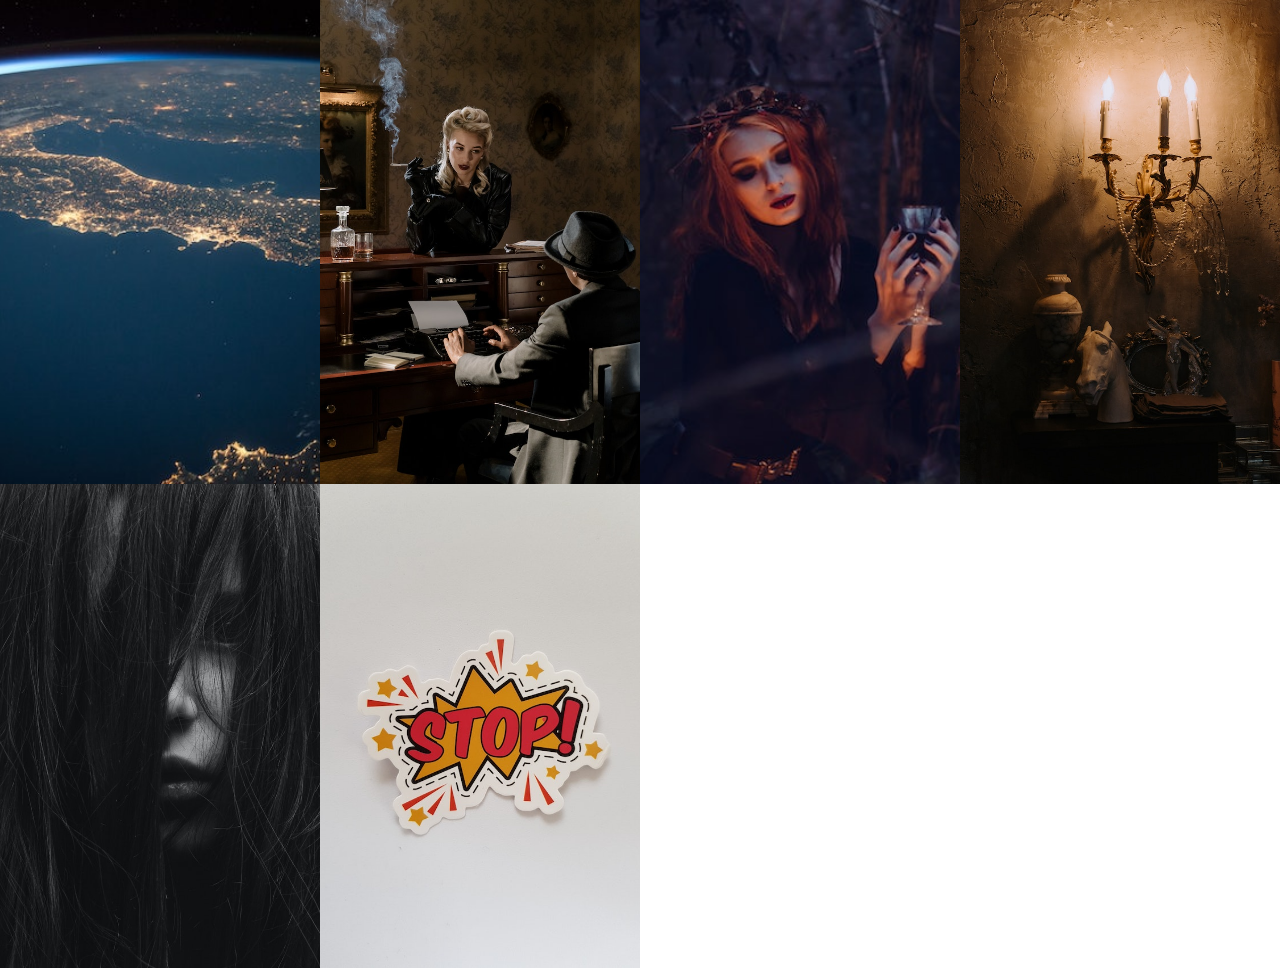
<file: image-gallery/index.html>
<!DOCTYPE html>
<html lang="en">
<head>
    <meta charset="UTF-8">
    <meta http-equiv="X-UA-Compatible" content="IE=edge">
    <meta name="viewport" content="width=device-width, initial-scale=1.0">
    <link rel="stylesheet" href="style.css">
    <title>Document</title>
</head>
<body>
    <section class="gallery">
        <div class="img-container">
            <img src="img/pexels1.jpg" alt="1">
        </div>
        <div class="img-container">
            <img src="img/pexels2.jpg" alt="2">
        </div>
        <div class="img-container">
            <img src="img/pexels3.jpg" alt="3">
        </div>
        <div class="img-container">
            <img src="img/pexels4.jpg" alt="4">
        </div>
        <div class="img-container">
            <img src="img/pexels5.jpg" alt="5">
        </div>
        <div class="img-container">
            <img src="img/pexels6.jpg" alt="6">
        </div>
        
    </section>
    <div class="model">
        <img src="img/pexels1.jpg" alt="" class="full-img">
    </div>
    <script src="app.js"></script>
</body>
</html>
</file>
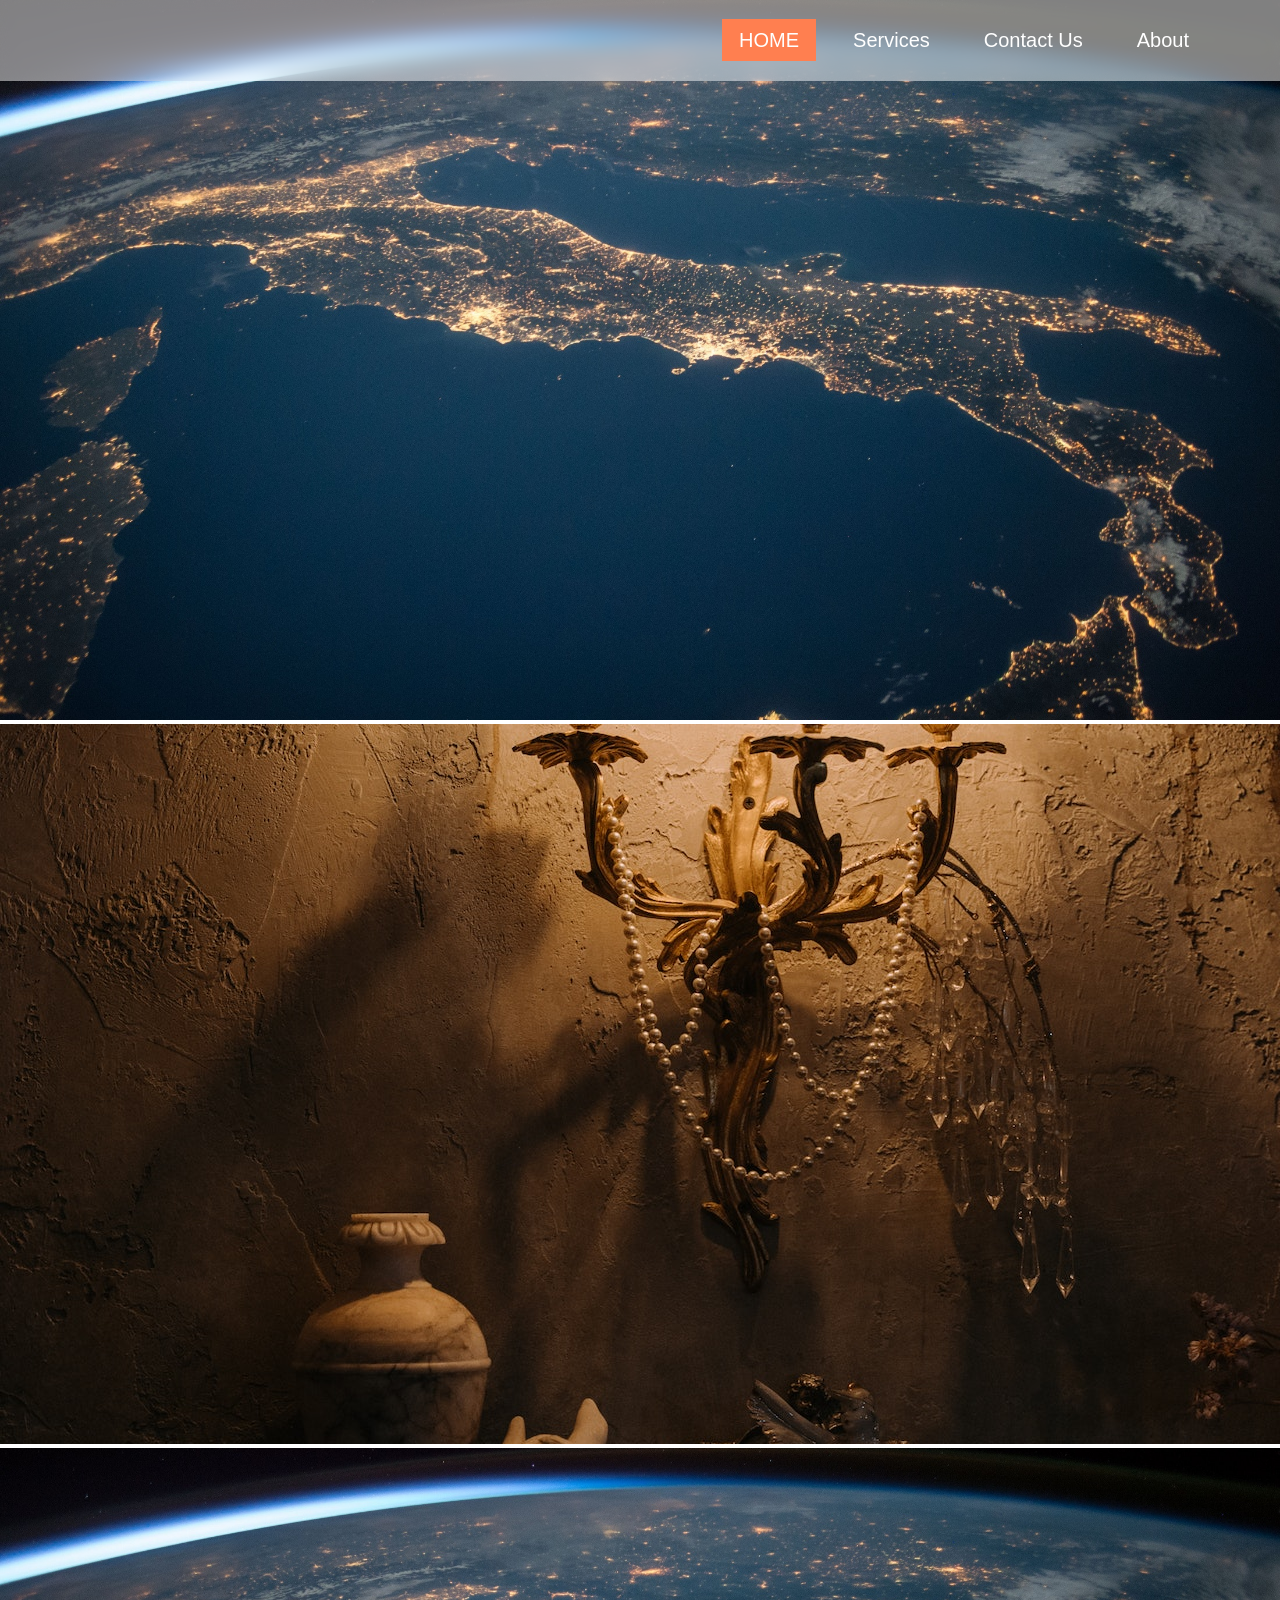
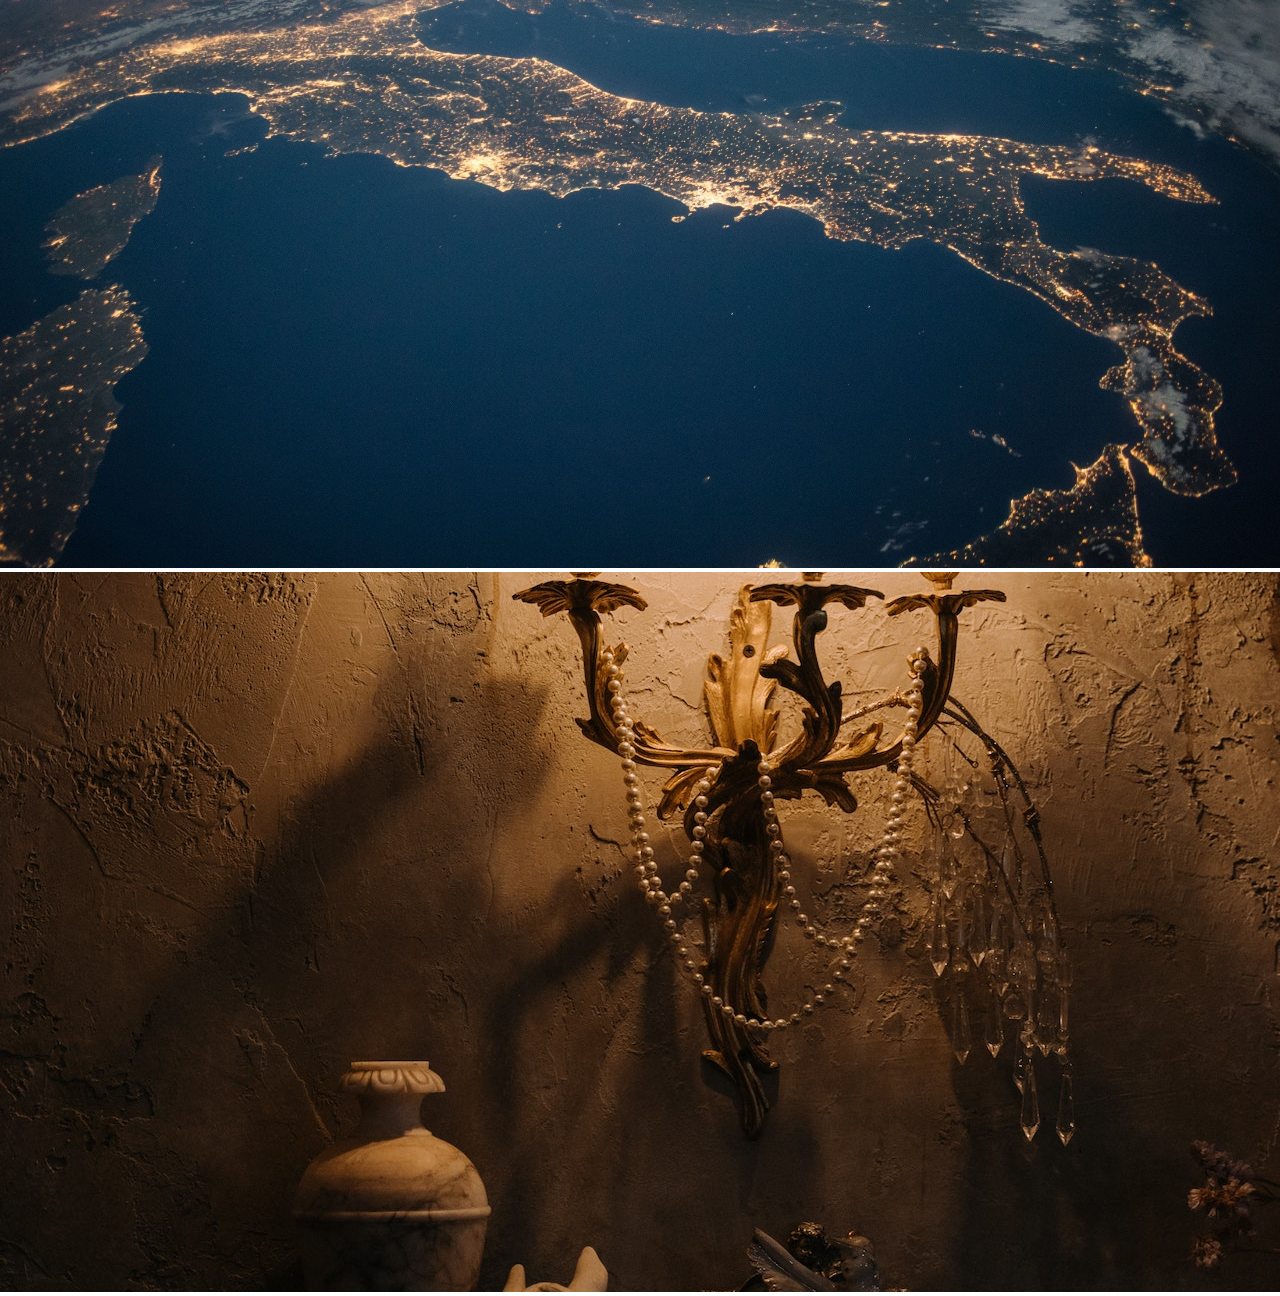
<file: Navbar-Link-Effect/index.html>
<!DOCTYPE html>
<html lang="en">
<head>
    <meta charset="UTF-8">
    <meta http-equiv="X-UA-Compatible" content="IE=edge">
    <meta name="viewport" content="width=device-width, initial-scale=1.0">
    <title>Document</title>
    <link rel="stylesheet" href="style.css">
</head>
<body>
    <header>
        <nav>
            <ul>
                <li><a data-page="home" href="#">HOME</a></li>
                <li><a data-page="services" href="#">Services</a></li>
                <li><a data-page="contactus" href="#">Contact Us</a></li>
                <li><a data-page="about" href="#">About</a></li>
                <div class="trans"></div>
            </ul>
        </nav>
    </header>
    <main>
        <section class="home" data-index="0">
            <img src="img/1.jpg" alt="1">
        </section>
        <section class="services" data-index="1">
            <img src="img/2.jpg" alt="2">
        </section>
        <section class="contactus" data-index="3">
            <img src="img/1.jpg" alt="3">
        </section>
        <section class="about" data-index="4">
            <img src="img/2.jpg" alt="4">
        </section>
    </main>

    <script src="app.js"></script>
</body>
</html>
</file>
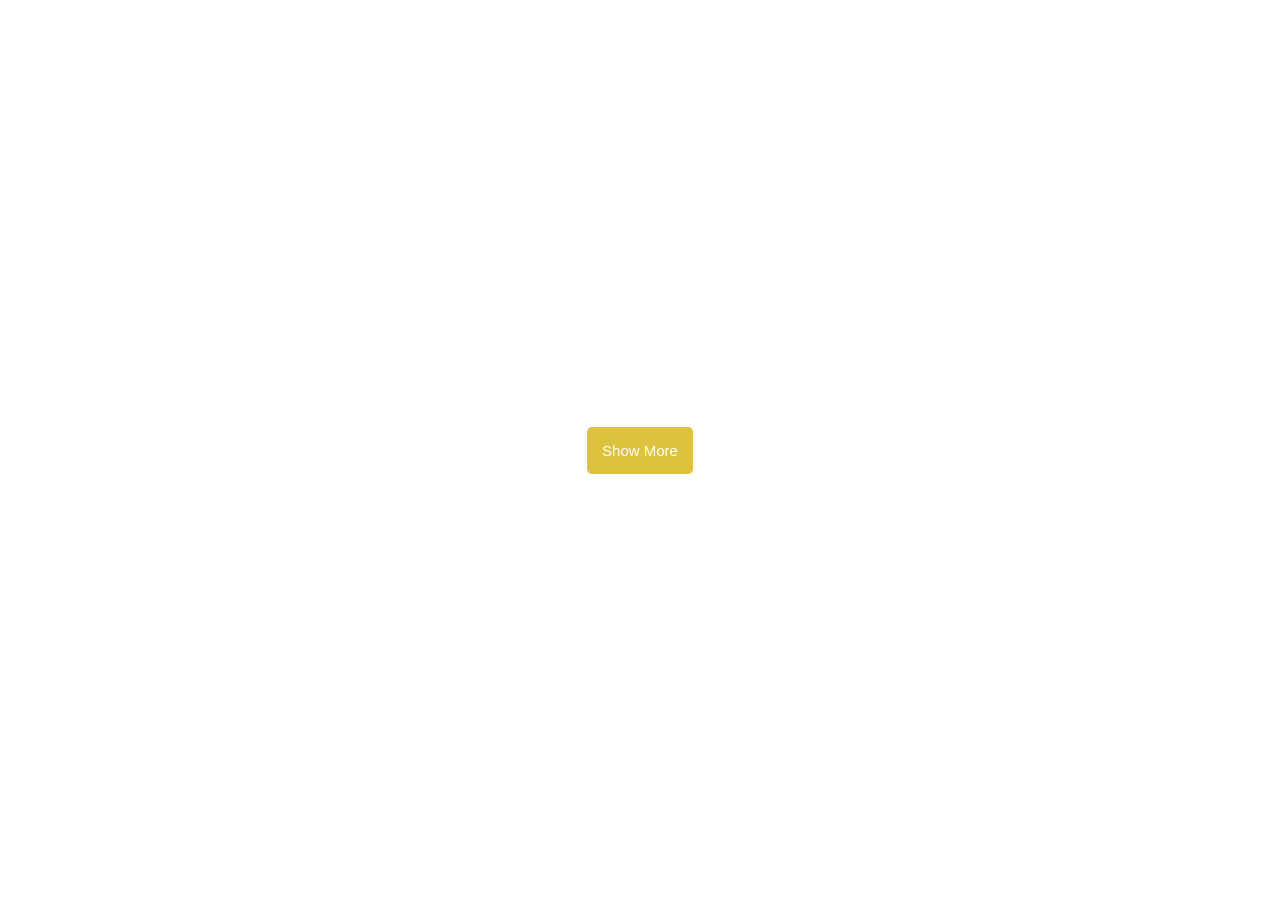
<file: popup-menu/index.html>
<!DOCTYPE html>
<html lang="en">
<head>
    <meta charset="UTF-8">
    <meta http-equiv="X-UA-Compatible" content="IE=edge">
    <meta name="viewport" content="width=device-width, initial-scale=1.0">
    <title>JS</title>
    <link rel="stylesheet" href="style.css">
    <script async src="app.js"></script>
</head>
<body>
    <button class="open-more">Show More</button>
    <section class="model-container">
        <div class="model">
            <h1>Keanu Reeves</h1>
            <p>Canadian actor Keanu Reeves enjoyed a protean film career that encompassed broad comedies like "Bill and Ted's Excellent Adventure" (1988), action blockbusters like "Speed" (1994), "The Matrix" (1999) and "John Wick" (2015) and arthouse projects like "My Own Private Idaho" (1990) over the course of several decades.</p>
            <button class="model-btn">Close</button>
        </div>
    </section>
</body>
</html>
</file>
<file: image-gallery/style.css>
*{
    padding: 0;
    margin: 0;
    box-sizing: border-box;
}

.gallery {
    display: grid;
    grid-template-columns: repeat(auto-fit, minmax(300px, 1fr));
}

.img-container img{
    width: 100%;
    height: 100%;
    object-fit: cover;
    cursor: pointer;
}

.model {
    position: fixed;
    top: 0;
    left: 0;
    width: 100%;
    height: 100%;

    background-color: rgb(201, 201, 201);
    transition: all 0.2s ease-in-out;

    pointer-events: none;
    opacity: 0;
}

.full-img{
    position: absolute;
    top: 50%;
    left: 50%;
    transform: translate(-50%,-50%) scale(0.5);

    height: 85%;
    transition: all 0.2s ease-in-out;
}

.model.open {
    opacity: 1; pointer-events: all;
}
.full-img.open {transform: translate(-50%, -50%)scale(1);}
</file>
<file: Navbar-Link-Effect/style.css>
*{
    margin: 0;
    padding: 0;
    box-sizing: border-box;
}

body{ font-family: 'Trebuchet MS', 'Lucida Sans Unicode', 'Lucida Grande', 'Lucida Sans', Arial, sans-serif;}

header{ 
    position: fixed; top: 0px; width: 100%;
    background: rgba(255,255,255,0.5) !important;
    z-index: 2;
    backdrop-filter: blur(10px) saturate(125%);                   /* Blur the background */
    
}

nav{
    margin: auto;
    width: 90%;
    min-height: 9vh;
    line-height: 9vh;
}
nav ul {
    display: flex;
    flex: 1;
    justify-content: flex-end;
    align-items: center;
    
    font-size: 20px;
}
nav ul li {
    margin: 0px 10px;
    list-style: none;
}
nav a {
    text-decoration: none;
    color: white;
    padding: 10px 17px;
}

section{  min-height: 80vh; }
section img {
    height: 80vh;
    width: 100%;
    object-fit: cover;
}

.trans {
    background-color: rgb(84, 78, 234);
    position: absolute;
    z-index: -10;
}
</file>
<file: popup-menu/style.css>
* {
    font-family: Arial, Helvetica, sans-serif;
    padding: 0;
    margin: 0;
}

body {
    width: 100%;
    line-height: 1.8;
    min-height: 100vh;
    background-attachment: fixed;
    display: flex;
    justify-content: center;
    align-items: center;
}

.open-more, .model-btn {
    background: rgba(210, 175, 0, 0.755);
    color: white;
    outline: none;
    border: none;
    border-radius: 5px;
    padding: 15px;
    font-size: 15px;
}

.model-container {
    position: fixed;
    top: 0; left: 0;
    height: 100vh;
    width: 100vh;

    background-color: rgba(0, 0, 0, 0.35);

    display: flex;
    justify-content: center;
    align-items: center;

    transition: all 0.10s ease-in-out;
    pointer-events: none;
    opacity: 0;
}

.model {
    width: 500px;
    background-color:white;
    padding: 30px 50px;
    border-radius: 20px;
    box-shadow: rgba(0, 2, 4, 0.35);
    
}

.model h1, .model p {margin-bottom: 17px;}

/* DYNAMIC CLASS */
.show-msg {
    opacity: 1;
    pointer-events: auto;
}
</file>
